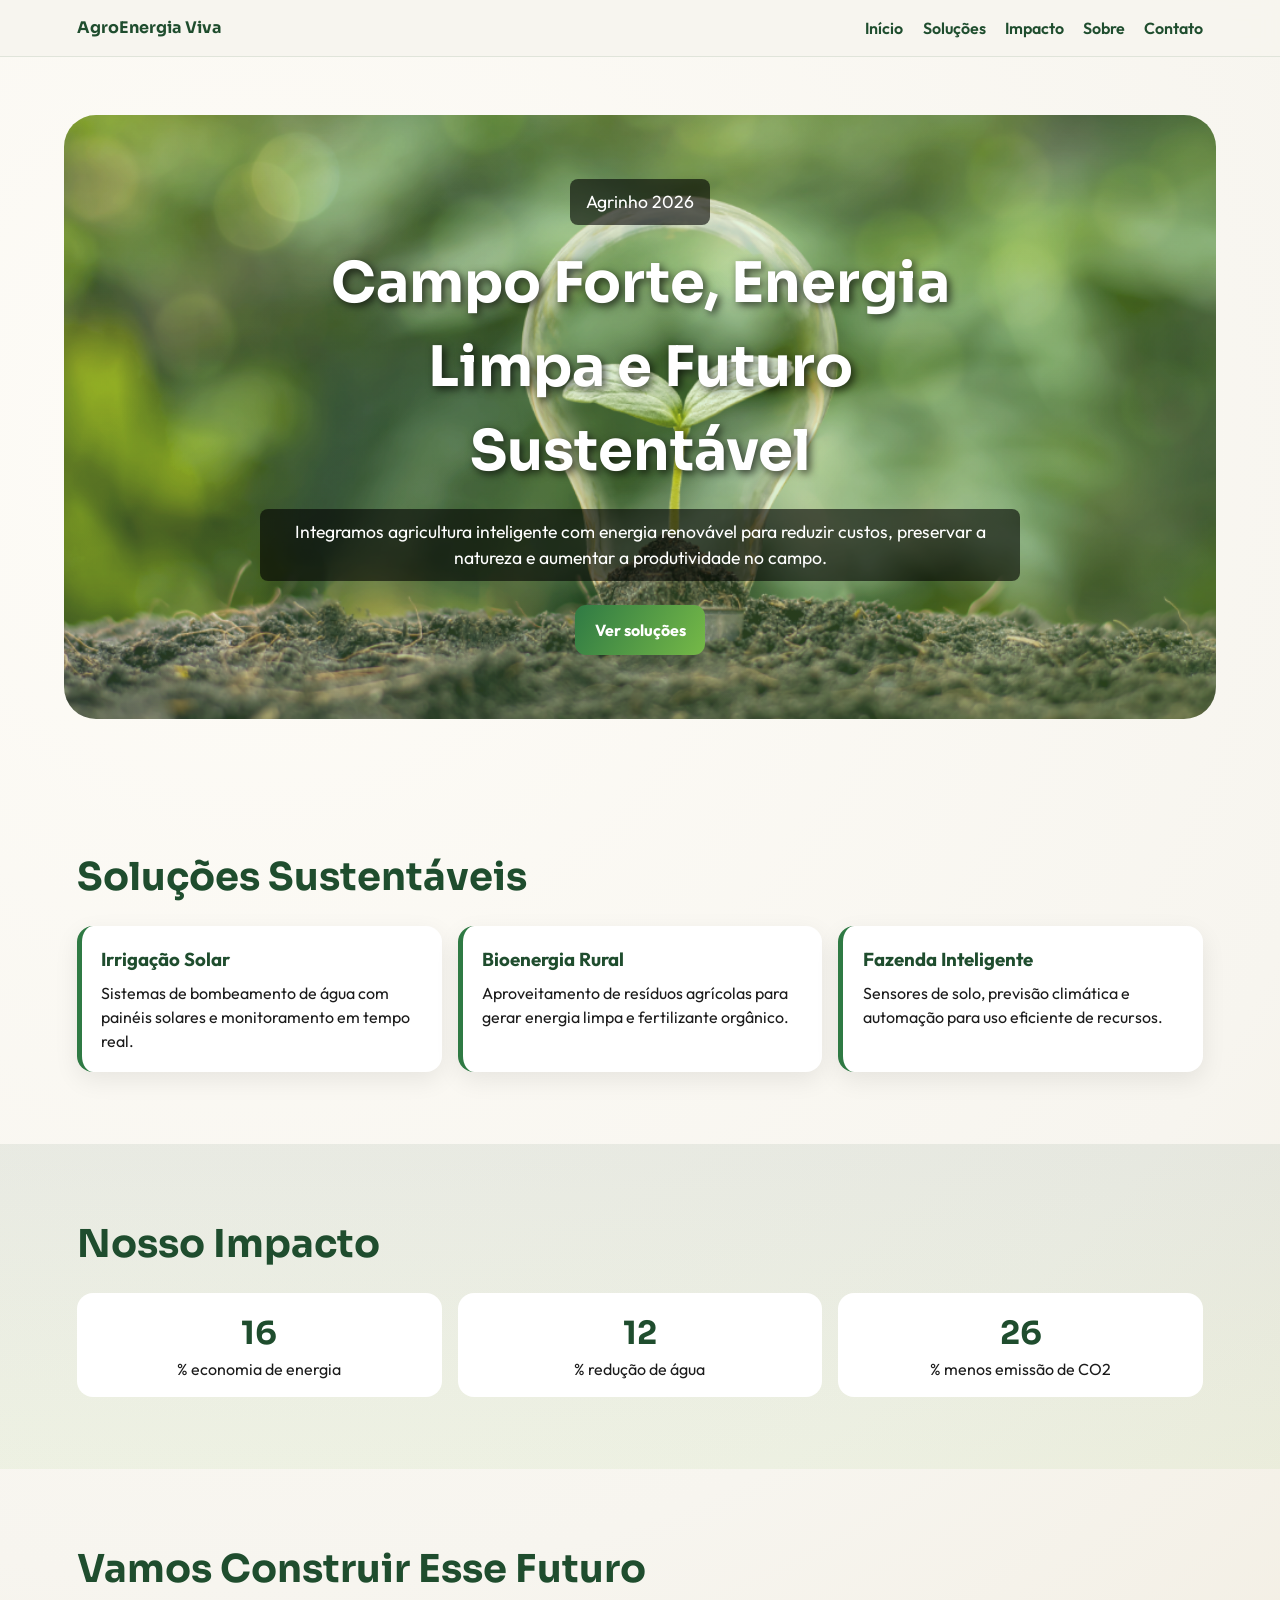
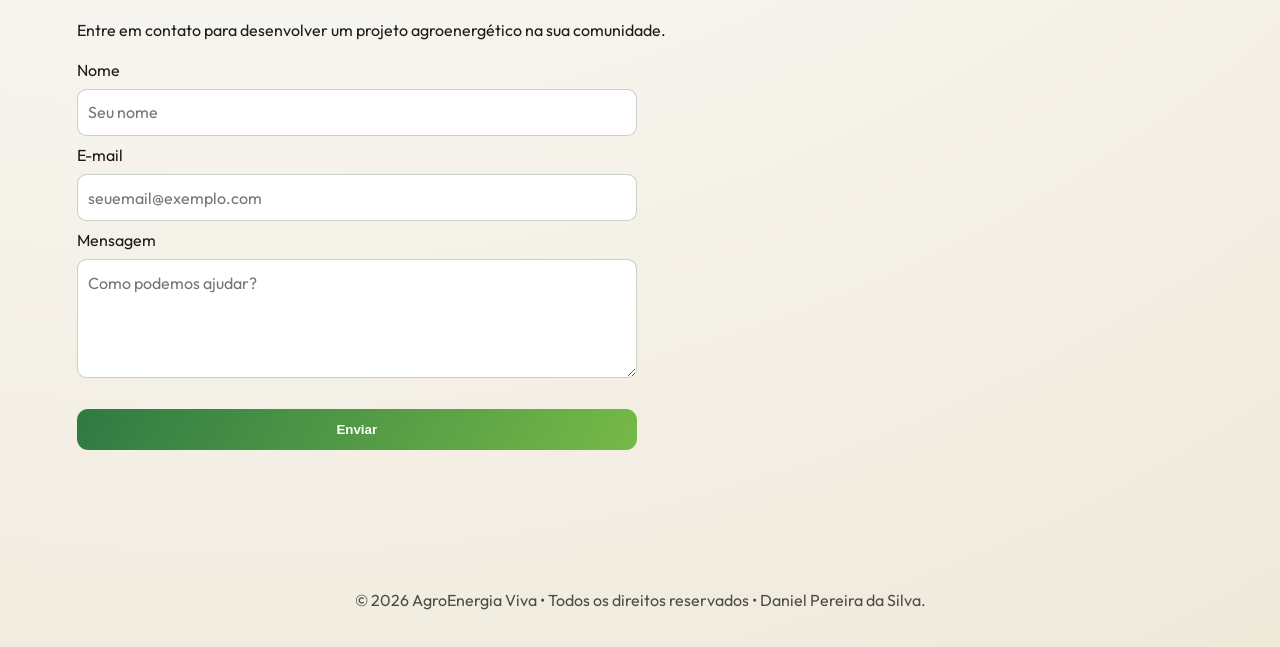
<file: index.html>
﻿<!DOCTYPE html>
<html lang="pt-BR">
<head>
  <meta charset="UTF-8">
  <meta name="viewport" content="width=device-width, initial-scale=1.0">
  <meta name="description" content="Projeto agro e energia sustentável com soluções para o campo e para o futuro.">
  <title>AgroEnergia Viva</title>
  <link rel="preconnect" href="https://fonts.googleapis.com">
  <link rel="preconnect" href="https://fonts.gstatic.com" crossorigin>
  <link href="https://fonts.googleapis.com/css2?family=Outfit:wght@300;400;600;700&family=Sora:wght@600;700&display=swap" rel="stylesheet">
  <link rel="stylesheet" href="./style.css">
</head>
<body>
  <header class="topo">
    <a class="marca" href="index.html">AgroEnergia Viva</a>
    <button class="menu-btn" id="menuBtn" aria-label="Abrir menu">Menu</button>
    <nav class="menu" id="menu">
      <a href="#inicio">Início</a>
      <a href="#solucoes">Soluções</a>
      <a href="#impacto">Impacto</a>
      <a href="sobre.html">Sobre</a>
      <a href="#contato">Contato</a>
    </nav>
  </header>

  <main>
    <section class="hero" id="inicio">
      <div class="hero__fundo"></div>
      <div class="hero__conteudo">
        <p class="selo">Agrinho 2026</p>
        <h1>Campo Forte, Energia Limpa e Futuro Sustentável</h1>
        <p>
          Integramos agricultura inteligente com energia renovável para reduzir custos,
          preservar a natureza e aumentar a produtividade no campo.
        </p>
        <a class="botao" href="#solucoes">Ver soluções</a>
      </div>
    </section>

    <section class="secao" id="solucoes">
      <h2>Soluções Sustentáveis</h2>
      <div class="cards">
        <article class="card">
          <h3>Irrigação Solar</h3>
          <p>Sistemas de bombeamento de água com painéis solares e monitoramento em tempo real.</p>
        </article>
        <article class="card">
          <h3>Bioenergia Rural</h3>
          <p>Aproveitamento de resíduos agrícolas para gerar energia limpa e fertilizante orgânico.</p>
        </article>
        <article class="card">
          <h3>Fazenda Inteligente</h3>
          <p>Sensores de solo, previsão climática e automação para uso eficiente de recursos.</p>
        </article>
      </div>
    </section>

    <section class="secao destaque" id="impacto">
      <h2>Nosso Impacto</h2>
      <div class="metricas">
        <div class="metrica">
          <strong class="contador" data-target="40">0</strong>
          <span>% economia de energia</span>
        </div>
        <div class="metrica">
          <strong class="contador" data-target="30">0</strong>
          <span>% redução de água</span>
        </div>
        <div class="metrica">
          <strong class="contador" data-target="65">0</strong>
          <span>% menos emissão de CO2</span>
        </div>
      </div>
    </section>

    <section class="secao contato" id="contato">
      <h2>Vamos Construir Esse Futuro</h2>
      <p>Entre em contato para desenvolver um projeto agroenergético na sua comunidade.</p>
      <form   class="formulario" id="formContato">
        <input type="hidden" name="_captcha" value="false">
        <label for="nome">Nome</label>
        <input type="text" id="nome" name="nome" placeholder="Seu nome" required>

        <label for="email">E-mail</label>
        <input type="email" id="email" name="email" placeholder="seuemail@exemplo.com" required>

        <label for="mensagem">Mensagem</label>
        <textarea id="mensagem" name="mensagem" rows="4" placeholder="Como podemos ajudar?" required></textarea>

        <button type="submit" class="botao">Enviar</button>
        <p id="statusForm" class="status" aria-live="polite"></p>
      </form>
    </section>
  </main>

  <footer class="rodape">
    <p>© 2026 AgroEnergia Viva • Todos os direitos reservados • Daniel Pereira da Silva.</p>
  </footer>

  <script src="script.js"></script>
</body>
</html>
</file>
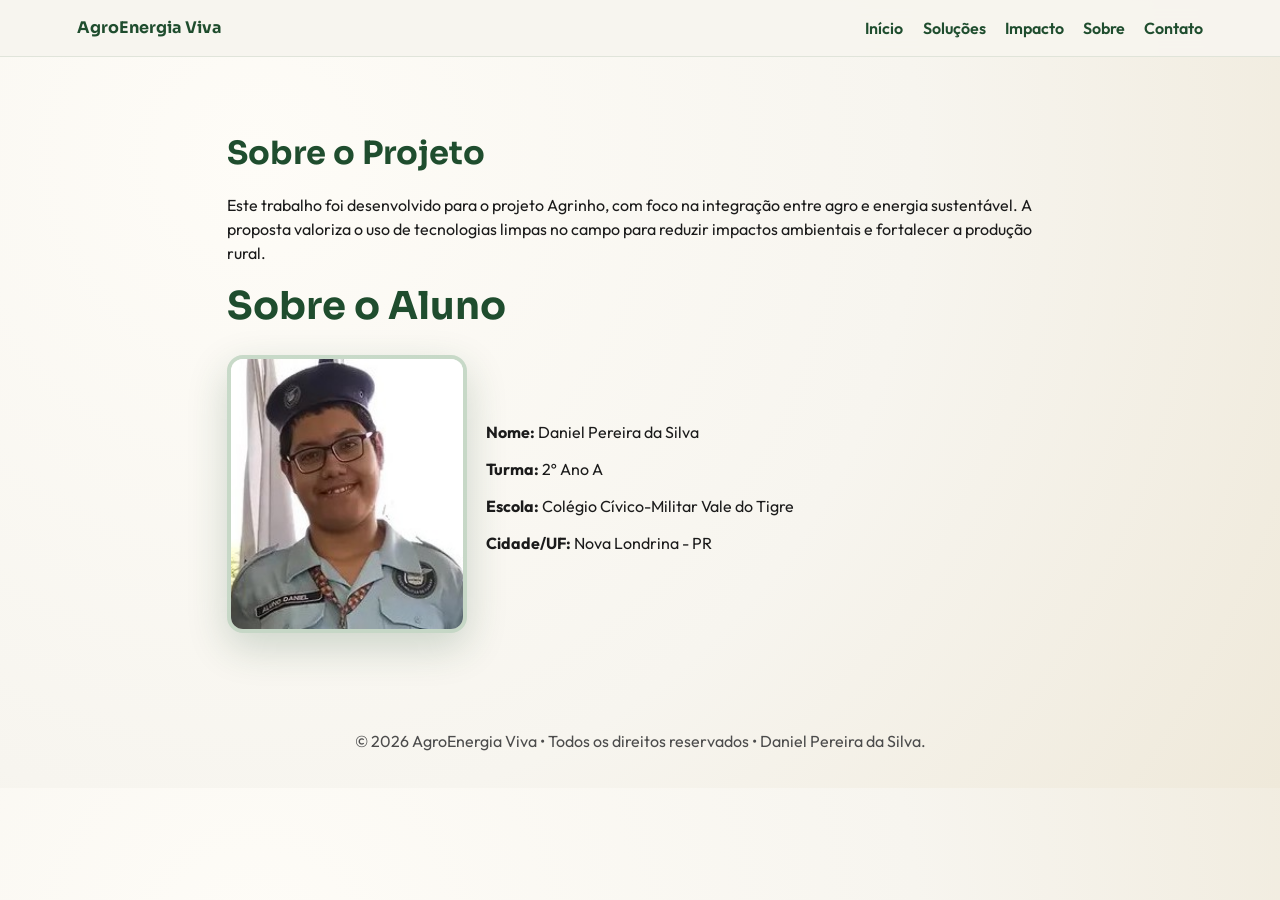
<file: sobre.html>
﻿<!DOCTYPE html>
<html lang="pt-BR">
<head>
  <meta charset="UTF-8">
  <meta name="viewport" content="width=device-width, initial-scale=1.0">
  <meta name="description" content="Sobre o projeto Agrinho e sobre o aluno Daniel Pereira da Silva.">
  <title>Sobre - AgroEnergia Viva</title>
  <link rel="preconnect" href="https://fonts.googleapis.com">
  <link rel="preconnect" href="https://fonts.gstatic.com" crossorigin>
  <link href="https://fonts.googleapis.com/css2?family=Outfit:wght@300;400;600;700&family=Sora:wght@600;700&display=swap" rel="stylesheet">
  <link rel="stylesheet" href="./style.css">
</head>
<body>
  <header class="topo">
    <a class="marca" href="index.html">AgroEnergia Viva</a>
    <button class="menu-btn" id="menuBtn" aria-label="Abrir menu">Menu</button>
    <nav class="menu" id="menu">
      <a href="index.html#inicio">Início</a>
      <a href="index.html#solucoes">Soluções</a>
      <a href="index.html#impacto">Impacto</a>
      <a href="sobre.html#agrinho">Sobre</a>
      <a href="index.html#contato">Contato</a>
    </nav>
  </header>

  <main id="agrinho" class="secao sobre">
    <h1>Sobre o Projeto</h1>
    <p>
      Este trabalho foi desenvolvido para o projeto Agrinho, com foco na integração
      entre agro e energia sustentável. A proposta valoriza o uso de tecnologias limpas
      no campo para reduzir impactos ambientais e fortalecer a produção rural.
    </p>

    <h2>Sobre o Aluno</h2>
    <div class="sobre__aluno">
      <img src="img/daniel.jpeg" alt="Foto do aluno Daniel Pereira da Silva" class="sobre__foto">
      <div>
        <p><strong>Nome:</strong> Daniel Pereira da Silva</p>
        <p><strong>Turma:</strong> 2º Ano A</p>
        <p><strong>Escola:</strong> Colégio Cívico-Militar Vale do Tigre</p>
        <p><strong>Cidade/UF:</strong> Nova Londrina - PR</p>
      </div>
    </div>
  </main>

  <footer class="rodape">
    <p>© 2026 AgroEnergia Viva • Todos os direitos reservados • Daniel Pereira da Silva.</p>
  </footer>

  <script src="script.js"></script>
</body>
</html>
</file>
<file: style.css>
:root {
  --bg: #f7f5ef;
  --verde-escuro: #1f4d2e;
  --verde: #2f7a44;
  --verde-claro: #76b947;
  --terra: #8a5b3d;
  --texto: #1b1b1b;
  --branco: #ffffff;
  --sombra: 0 14px 40px rgba(31, 77, 46, 0.2);
}

* {
  box-sizing: border-box;
  margin: 0;
  padding: 0;
}

html {
  scroll-behavior: smooth;
}

body {
  background: radial-gradient(circle at 20% 20%, #fefcf7 0%, var(--bg) 55%, #efe9da 100%);
  color: var(--texto);
  font-family: "Outfit", sans-serif;
  line-height: 1.5;
}

.topo {
  position: sticky;
  top: 0;
  z-index: 20;
  display: flex;
  justify-content: space-between;
  align-items: center;
  padding: 1rem 6vw;
  background: rgba(247, 245, 239, 0.94);
  border-bottom: 1px solid rgba(31, 77, 46, 0.1);
  backdrop-filter: blur(8px);
}

.marca {
  color: var(--verde-escuro);
  font-family: "Sora", sans-serif;
  font-weight: 700;
  text-decoration: none;
}

.menu {
  display: flex;
  gap: 1.2rem;
}

.menu a {
  text-decoration: none;
  color: var(--verde-escuro);
  font-weight: 600;
}

.menu-btn {
  display: none;
  border: 1px solid var(--verde-escuro);
  background: transparent;
  color: var(--verde-escuro);
  padding: 0.45rem 0.8rem;
  border-radius: 0.45rem;
}

.hero {
  position: relative;
  min-height: 80vh;
  display: grid;
  place-items: center;
  padding: 5rem 6vw;
  overflow: hidden;
}

.hero__fundo {
  position: absolute;
  inset: 8% 5%;
  background:
    linear-gradient(145deg, rgba(174, 242, 194, 0.2), rgba(118, 185, 71, 0.35)),
    url("./img/Background.png") center/cover no-repeat;
    
  border-radius: 2rem;
}

.hero__conteudo {
  position: relative;
  max-width: 760px;
  text-align: center;
}

.hero__conteudo h1 {
  font-family: "Sora", sans-serif;
  font-size: clamp(2rem, 5vw, 3.5rem);
  color: var(--branco);
  margin-bottom: 1rem;
  text-shadow: 3px 3px 8px rgba(0, 0, 0, 0.7);
}

.hero__conteudo p {
    font-size: 1.1rem;
  color: var(--branco);
  background: rgba(0, 0, 0, 0.6);
  padding: 0.6rem 1rem;
  border-radius: 0.5rem;
  display: inline-block;
}

.selo {
  display: inline-block;
  background: var(--terra);
  color: var(--branco);
  padding: 0.3rem 0.8rem;
  border-radius: 999px;
  margin-bottom: 1rem;
  font-size: 0.92rem;
}

.botao {
  margin-top: 1.5rem;
  display: inline-block;
  background: linear-gradient(120deg, var(--verde), var(--verde-claro));
  color: var(--branco);
  text-decoration: none;
  border: none;
  padding: 0.8rem 1.2rem;
  border-radius: 0.7rem;
  font-weight: 700;
  cursor: pointer;
  transition: transform 0.2s ease, box-shadow 0.2s ease;
}

.botao:hover {
  transform: translateY(-2px);
  box-shadow: var(--sombra);
}

.secao {
  padding: 4.5rem 6vw;
}

.secao h2 {
  font-family: "Sora", sans-serif;
  color: var(--verde-escuro);
  font-size: clamp(1.5rem, 4vw, 2.4rem);
  margin-bottom: 1.2rem;
}

.cards {
  display: grid;
  gap: 1rem;
  grid-template-columns: repeat(auto-fit, minmax(220px, 1fr));
}

.card {
  background: var(--branco);
  border-left: 5px solid var(--verde);
  border-radius: 1rem;
  padding: 1.2rem;
  box-shadow: 0 8px 24px rgba(0, 0, 0, 0.08);
}

.card h3 {
  color: var(--verde-escuro);
  margin-bottom: 0.5rem;
}

.destaque {
  background: linear-gradient(180deg, rgba(31, 77, 46, 0.08), rgba(118, 185, 71, 0.08));
}

.metricas {
  display: grid;
  gap: 1rem;
  grid-template-columns: repeat(auto-fit, minmax(160px, 1fr));
}

.metrica {
  text-align: center;
  background: var(--branco);
  border-radius: 1rem;
  padding: 1rem;
}

.metrica strong {
  display: block;
  font-family: "Sora", sans-serif;
  color: var(--verde-escuro);
  font-size: 2rem;
}

.contato p {
  margin-bottom: 1rem;
}

.formulario {
  display: grid;
  gap: 0.45rem;
  max-width: 560px;
}

.formulario input,
.formulario textarea {
  border: 1px solid rgba(31, 77, 46, 0.25);
  border-radius: 0.6rem;
  padding: 0.65rem;
  font: inherit;
  background: var(--branco);
}

.status {
  min-height: 1.2rem;
  color: var(--verde-escuro);
  font-weight: 600;
}

.rodape {
  padding: 1.5rem 6vw 2.2rem;
  text-align: center;
  color: #4c4c4c;
}

.sobre {
  max-width: 980px;
  margin: 0 auto;
}

.sobre h1,
.sobre h2 {
  font-family: "Sora", sans-serif;
  color: var(--verde-escuro);
  margin-bottom: 1rem;
}

.sobre p {
  margin-bottom: 0.8rem;
}

.sobre__aluno {
  margin-top: 1.2rem;
  display: grid;
  gap: 1.2rem;
  grid-template-columns: minmax(180px, 240px) 1fr;
  align-items: center;
}

.sobre__foto {
  width: 100%;
  border-radius: 1rem;
  border: 4px solid rgba(47, 122, 68, 0.25);
  box-shadow: var(--sombra);
  object-fit: cover;
}

@media (max-width: 760px) {
  .menu-btn {
    display: inline-block;
  }

  .menu {
    position: absolute;
    top: 68px;
    right: 6vw;
    display: none;
    flex-direction: column;
    background: var(--branco);
    border: 1px solid rgba(31, 77, 46, 0.15);
    border-radius: 0.8rem;
    padding: 0.8rem;
    box-shadow: var(--sombra);
  }

  .menu.ativo {
    display: flex;
  }

  .sobre__aluno {
    grid-template-columns: 1fr;
  }
}
</file>
